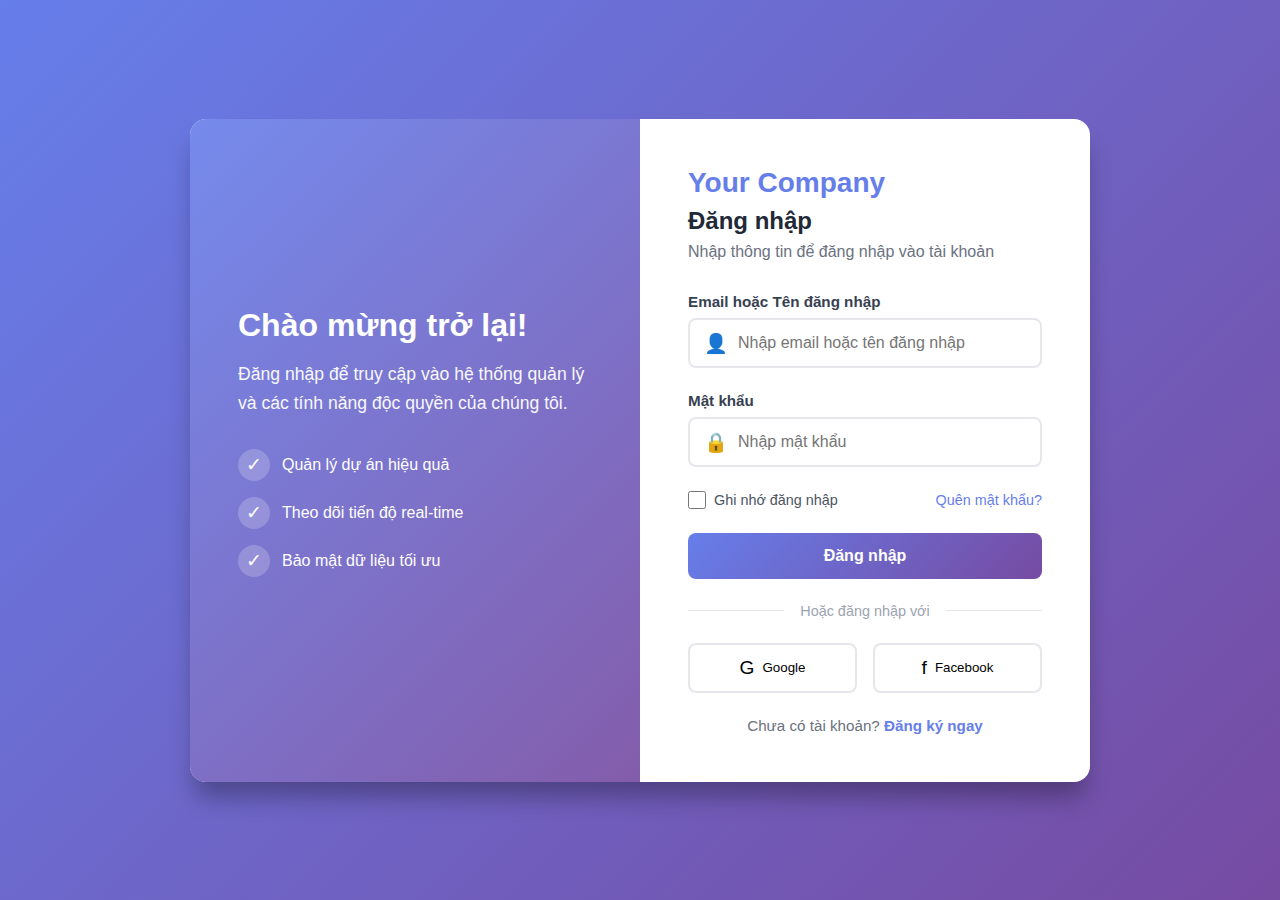
<file: login.html>
<!DOCTYPE html>
<html lang="vi">
<head>
    <meta charset="UTF-8">
    <meta name="viewport" content="width=device-width, initial-scale=1.0">
    <title>Đăng nhập - Your Company</title>
    <link rel="stylesheet" href="login.css">
</head>
<body>
    <div class="login-container">
        <!-- Left Side - Image & Info -->
        <div class="login-image">
            <h2>Chào mừng trở lại!</h2>
            <p>Đăng nhập để truy cập vào hệ thống quản lý và các tính năng độc quyền của chúng tôi.</p>
            
            <div class="features">
                <div class="feature-item">
                    <div class="icon">✓</div>
                    <span>Quản lý dự án hiệu quả</span>
                </div>
                <div class="feature-item">
                    <div class="icon">✓</div>
                    <span>Theo dõi tiến độ real-time</span>
                </div>
                <div class="feature-item">
                    <div class="icon">✓</div>
                    <span>Bảo mật dữ liệu tối ưu</span>
                </div>
            </div>
        </div>

        <!-- Right Side - Login Form -->
        <div class="login-form-container">
            <div class="logo">Your Company</div>
            <h3>Đăng nhập</h3>
            <p class="subtitle">Nhập thông tin để đăng nhập vào tài khoản</p>

            <div class="error-message" id="errorMessage">
                Tên đăng nhập hoặc mật khẩu không đúng!
            </div>

            <form id="loginForm" onsubmit="handleLogin(event)">
                <div class="form-group">
                    <label for="email">Email hoặc Tên đăng nhập</label>
                    <div class="input-wrapper">
                        <span class="icon">👤</span>
                        <input 
                            type="text" 
                            id="email" 
                            name="email" 
                            placeholder="Nhập email hoặc tên đăng nhập"
                            required
                        >
                    </div>
                </div>

                <div class="form-group">
                    <label for="password">Mật khẩu</label>
                    <div class="input-wrapper">
                        <span class="icon">🔒</span>
                        <input 
                            type="password" 
                            id="password" 
                            name="password" 
                            placeholder="Nhập mật khẩu"
                            required
                        >
                    </div>
                </div>

                <div class="form-options">
                    <div class="remember-me">
                        <input type="checkbox" id="remember" name="remember">
                        <label for="remember">Ghi nhớ đăng nhập</label>
                    </div>
                    <a href="#" class="forgot-password" onclick="handleForgotPassword(event)">Quên mật khẩu?</a>
                </div>

                <button type="submit" class="btn-login">Đăng nhập</button>
            </form>

            <div class="divider">Hoặc đăng nhập với</div>

            <div class="social-login">
                <button class="social-btn" onclick="handleSocialLogin('google')">
                    <span class="icon">G</span>
                    <span>Google</span>
                </button>
                <button class="social-btn" onclick="handleSocialLogin('facebook')">
                    <span class="icon">f</span>
                    <span>Facebook</span>
                </button>
            </div>

            <div class="signup-link">
                Chưa có tài khoản? <a href="#" onclick="handleSignup(event)">Đăng ký ngay</a>
            </div>
        </div>
    </div>

    <script src="login.js"></script>
</body>
</html>
</file>
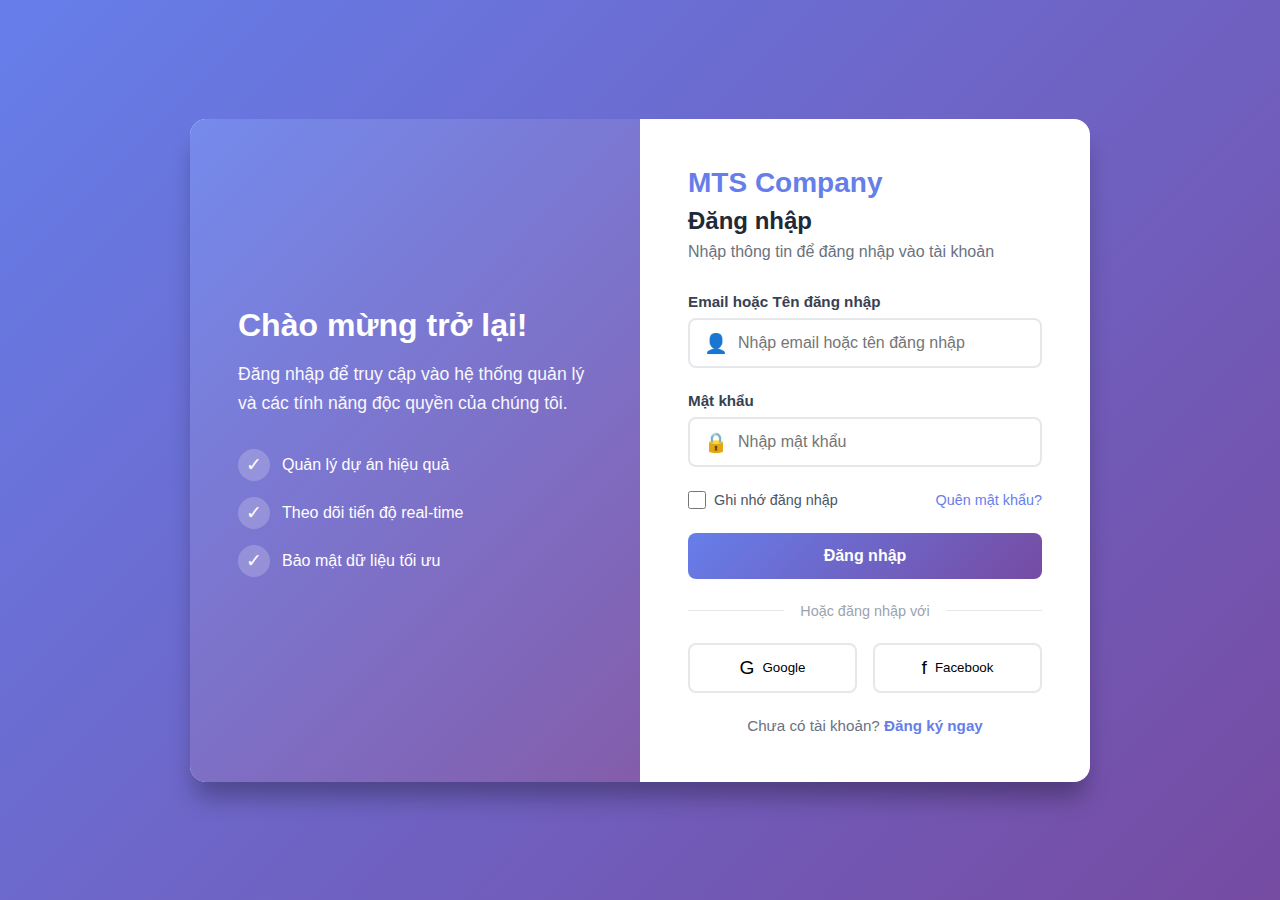
<file: Login/login.html>
<!DOCTYPE html>
<html lang="vi">

<head>
    <meta charset="UTF-8">
    <meta name="viewport" content="width=device-width, initial-scale=1.0">
    <title>Đăng nhập - MTS Company</title>
    <link rel="stylesheet" href="login.css">
</head>

<body>
    <div class="login-container">
        <!-- Left Side - Image & Info -->
        <div class="login-image">
            <h2>Chào mừng trở lại!</h2>
            <p>Đăng nhập để truy cập vào hệ thống quản lý và các tính năng độc quyền của chúng tôi.</p>

            <div class="features">
                <div class="feature-item">
                    <div class="icon">✓</div>
                    <span>Quản lý dự án hiệu quả</span>
                </div>
                <div class="feature-item">
                    <div class="icon">✓</div>
                    <span>Theo dõi tiến độ real-time</span>
                </div>
                <div class="feature-item">
                    <div class="icon">✓</div>
                    <span>Bảo mật dữ liệu tối ưu</span>
                </div>
            </div>
        </div>

        <!-- Right Side - Login Form -->
        <div class="login-form-container">
            <div class="logo">MTS Company</div>
            <h3>Đăng nhập</h3>
            <p class="subtitle">Nhập thông tin để đăng nhập vào tài khoản</p>

            <div class="error-message" id="errorMessage">
                Tên đăng nhập hoặc mật khẩu không đúng!
            </div>

            <form id="loginForm" onsubmit="handleLogin(event)">
                <div class="form-group">
                    <label for="email">Email hoặc Tên đăng nhập</label>
                    <div class="input-wrapper">
                        <span class="icon">👤</span>
                        <input type="text" id="email" name="email" placeholder="Nhập email hoặc tên đăng nhập" required>
                    </div>
                </div>

                <div class="form-group">
                    <label for="password">Mật khẩu</label>
                    <div class="input-wrapper">
                        <span class="icon">🔒</span>
                        <input type="password" id="password" name="password" placeholder="Nhập mật khẩu" required>
                    </div>
                </div>

                <div class="form-options">
                    <div class="remember-me">
                        <input type="checkbox" id="remember" name="remember">
                        <label for="remember">Ghi nhớ đăng nhập</label>
                    </div>
                    <a href="#" class="forgot-password" onclick="handleForgotPassword(event)">Quên mật khẩu?</a>
                </div>

                <button type="submit" class="btn-login">Đăng nhập</button>
            </form>

            <div class="divider">Hoặc đăng nhập với</div>

            <div class="social-login">
                <button class="social-btn" onclick="handleSocialLogin('google')">
                    <span class="icon">G</span>
                    <span>Google</span>
                </button>
                <button class="social-btn" onclick="handleSocialLogin('facebook')">
                    <span class="icon">f</span>
                    <span>Facebook</span>
                </button>
            </div>

            <div class="signup-link">
                Chưa có tài khoản? <a href="#" onclick="handleRegister(event)">Đăng ký ngay</a>
            </div>
        </div>
    </div>
<script type="module" src="./login.js"></script>
</body>

</html>
</file>
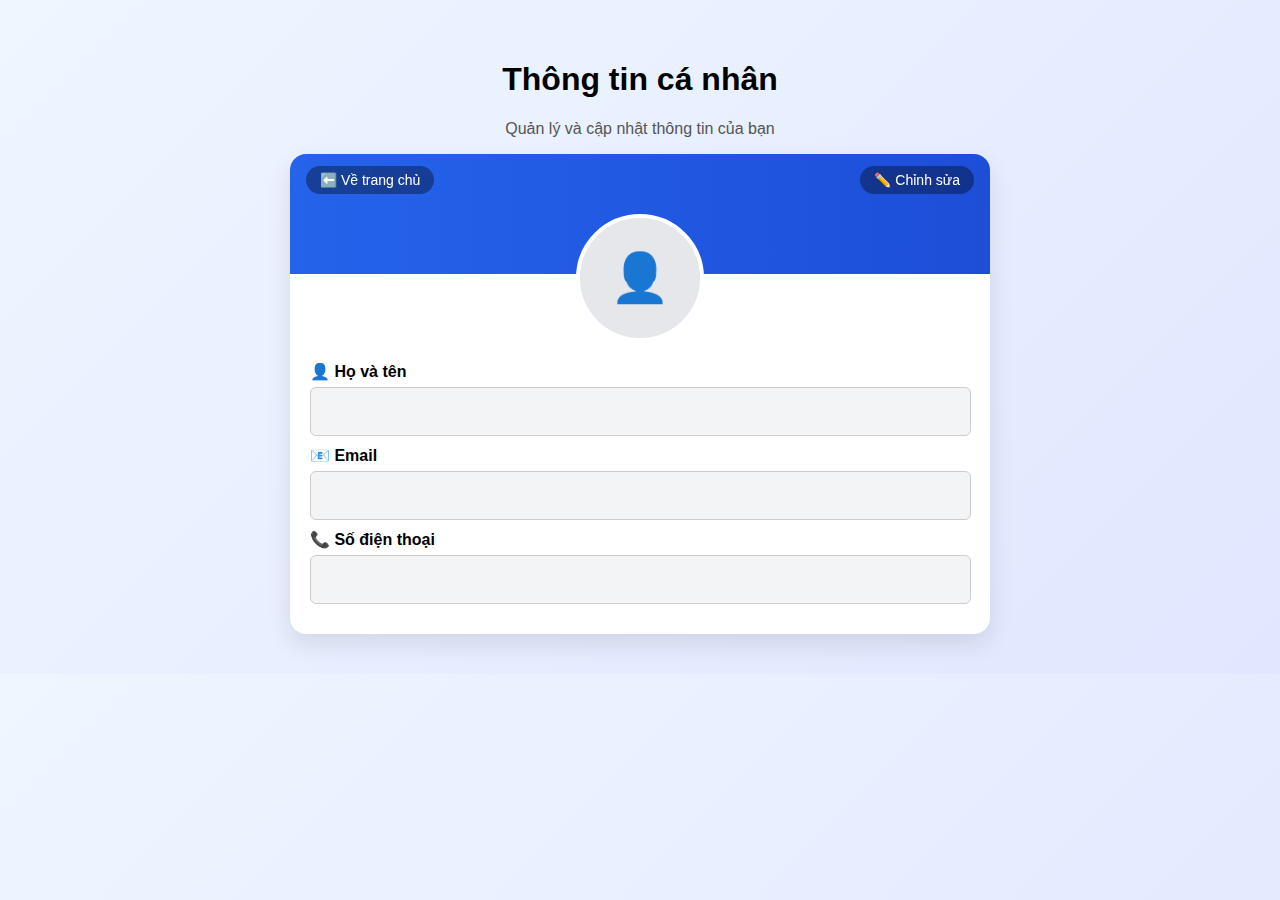
<file: Profile/user-profile.html>
<!DOCTYPE html>
<html lang="vi">
<head>
    <meta charset="UTF-8" />
    <title>Thông tin cá nhân</title>
    <link rel="stylesheet" href="user-profile.css" />
</head>
<body>

<div class="page">
    <h1>Thông tin cá nhân</h1>
    <p class="subtitle">Quản lý và cập nhật thông tin của bạn</p>

    <div class="card">
        <div class="cover">
            <div class="cover-actions">
                <button id="backHomeBtn" class="cover-btn back-btn">
                    ⬅️ Về trang chủ
                </button>
                <button id="editBtn" class="cover-btn edit-btn">
                    ✏️ Chỉnh sửa
                </button>
            </div>
        </div>

        <!-- Avatar -->
        <div class="avatar-wrapper">
            <div class="avatar" id="avatar">
                👤
            </div>
            <button id="uploadBtn" class="avatar-btn">📷</button>
            <input type="file" id="fileInput" accept="image/*" hidden />
        </div>

        
        <div id="editActions" class="edit-actions hidden">
            <button id="cancelBtn">❌ Hủy</button>
            <button id="saveBtn">💾 Lưu</button>
        </div>


        <!-- Form -->
        <div class="form">
            <div class="field">
                <label>👤 Họ và tên</label>
                <input id="name" disabled />
                <small class="error" id="error-name"></small>
            </div>

            <div class="field">
                <label>📧 Email</label>
                <input id="email" disabled />
                <small class="error" id="error-email"></small>
            </div>

            <div class="field">
                <label>📞 Số điện thoại</label>
                <input id="phone" disabled />
                <small class="error" id="error-phone"></small>
            </div>
        </div>
    </div>
</div>

<script src="user-profile.js"></script>
</body>
</html>
</file>
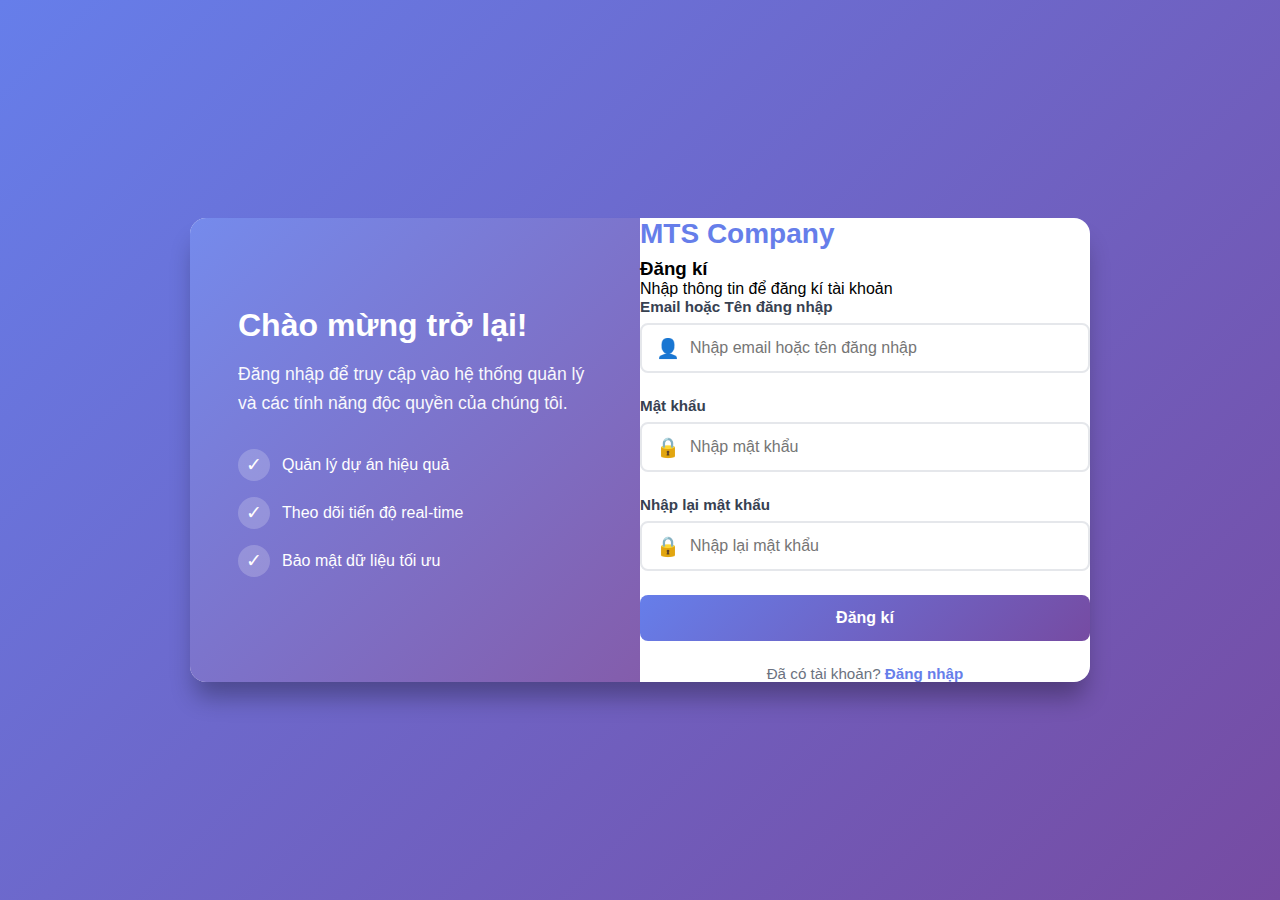
<file: Register/register.html>
<!DOCTYPE html>
<html lang="vi">
<head>
    <meta charset="UTF-8">
    <meta name="viewport" content="width=device-width, initial-scale=1.0">
    <title>Đăng kí - MTS Company</title>
    <link rel="stylesheet" href="register.css">
</head>
<body>
    <div class="login-container">
        <!-- Left Side - Image & Info -->
        <div class="login-image">
            <h2>Chào mừng trở lại!</h2>
            <p>Đăng nhập để truy cập vào hệ thống quản lý và các tính năng độc quyền của chúng tôi.</p>
            
            <div class="features">
                <div class="feature-item">
                    <div class="icon">✓</div>
                    <span>Quản lý dự án hiệu quả</span>
                </div>
                <div class="feature-item">
                    <div class="icon">✓</div>
                    <span>Theo dõi tiến độ real-time</span>
                </div>
                <div class="feature-item">
                    <div class="icon">✓</div>
                    <span>Bảo mật dữ liệu tối ưu</span>
                </div>
            </div>
        </div>

        <!-- Right Side - Login Form -->
        <div class="login-form-container">
            <div class="logo">MTS Company</div>
            <h3>Đăng kí</h3>
            <p class="subtitle">Nhập thông tin để đăng kí tài khoản</p>

            <div class="error-message" id="errorMessage">
                Tên đăng nhập hoặc mật khẩu không đúng!
            </div>

            <form id="loginForm" onsubmit="handleLogin(event)">
                <div class="form-group">
                    <label for="email">Email hoặc Tên đăng nhập</label>
                    <div class="input-wrapper">
                        <span class="icon">👤</span>
                        <input 
                            type="text" 
                            id="email" 
                            name="email" 
                            placeholder="Nhập email hoặc tên đăng nhập"
                            required
                        >
                    </div>
                </div>

                <div class="form-group">
                    <label for="password">Mật khẩu</label>
                    <div class="input-wrapper">
                        <span class="icon">🔒</span>
                        <input 
                            type="password" 
                            id="password" 
                            name="password" 
                            placeholder="Nhập mật khẩu"
                            required
                        >
                    </div>
                </div>
                <div class="form-group">
                    <label for="password">Nhập lại mật khẩu</label>
                    <div class="input-wrapper">
                        <span class="icon">🔒</span>
                        <input 
                            type="Re_password" 
                            id="Re_password" 
                            name="Re_password" 
                            placeholder="Nhập lại mật khẩu"
                            required
                        >
                    </div>
                </div>

                <button type="submit" class="btn-register">Đăng kí</button>
            </form>
            <div class="signup-link">
                Đã có tài khoản? <a href="#" onclick="handleSignup(event)">Đăng nhập</a>
            </div>
        </div>
    </div>

    <script src="register.js"></script>
</body>
</html>
</file>
<file: login.css>
* {
            margin: 0;
            padding: 0;
            box-sizing: border-box;
        }

        body {
            font-family: -apple-system, BlinkMacSystemFont, 'Segoe UI', Roboto, Oxygen, Ubuntu, Cantarell, sans-serif;
            background: linear-gradient(135deg, #667eea 0%, #764ba2 100%);
            min-height: 100vh;
            display: flex;
            align-items: center;
            justify-content: center;
            padding: 20px;
        }

        .login-container {
            background: white;
            border-radius: 1rem;
            box-shadow: 0 20px 25px -5px rgba(0, 0, 0, 0.3);
            overflow: hidden;
            max-width: 900px;
            width: 100%;
            display: grid;
            grid-template-columns: 1fr 1fr;
        }

        .login-image {
            background: linear-gradient(135deg, rgba(102, 126, 234, 0.9) 0%, rgba(118, 75, 162, 0.9) 100%),
                        url('https://images.unsplash.com/photo-1497366216548-37526070297c?w=600&q=80');
            background-size: cover;
            background-position: center;
            padding: 3rem;
            color: white;
            display: flex;
            flex-direction: column;
            justify-content: center;
        }

        .login-image h2 {
            font-size: 2rem;
            margin-bottom: 1rem;
        }

        .login-image p {
            font-size: 1.1rem;
            line-height: 1.6;
            opacity: 0.95;
        }

        .login-image .features {
            margin-top: 2rem;
        }

        .feature-item {
            display: flex;
            align-items: center;
            gap: 0.75rem;
            margin-bottom: 1rem;
        }

        .feature-item .icon {
            width: 2rem;
            height: 2rem;
            background: rgba(255, 255, 255, 0.2);
            border-radius: 50%;
            display: flex;
            align-items: center;
            justify-content: center;
            font-size: 1.2rem;
        }

        .login-form-container {
            padding: 3rem;
            display: flex;
            flex-direction: column;
            justify-content: center;
        }

        .logo {
            font-size: 1.75rem;
            font-weight: bold;
            color: #667eea;
            margin-bottom: 0.5rem;
        }

        .login-form-container h3 {
            font-size: 1.5rem;
            color: #1f2937;
            margin-bottom: 0.5rem;
        }

        .login-form-container .subtitle {
            color: #6b7280;
            margin-bottom: 2rem;
        }

        .form-group {
            margin-bottom: 1.5rem;
        }

        .form-group label {
            display: block;
            font-weight: 600;
            color: #374151;
            margin-bottom: 0.5rem;
            font-size: 0.95rem;
        }

        .input-wrapper {
            position: relative;
        }

        .input-wrapper .icon {
            position: absolute;
            left: 1rem;
            top: 50%;
            transform: translateY(-50%);
            color: #9ca3af;
            font-size: 1.2rem;
        }

        .form-group input {
            width: 100%;
            padding: 0.875rem 1rem 0.875rem 3rem;
            border: 2px solid #e5e7eb;
            border-radius: 0.5rem;
            font-size: 1rem;
            transition: all 0.3s;
        }

        .form-group input:focus {
            outline: none;
            border-color: #667eea;
            box-shadow: 0 0 0 3px rgba(102, 126, 234, 0.1);
        }

        .form-options {
            display: flex;
            justify-content: space-between;
            align-items: center;
            margin-bottom: 1.5rem;
        }

        .remember-me {
            display: flex;
            align-items: center;
            gap: 0.5rem;
        }

        .remember-me input[type="checkbox"] {
            width: 1.125rem;
            height: 1.125rem;
            cursor: pointer;
        }

        .remember-me label {
            font-size: 0.9rem;
            color: #4b5563;
            cursor: pointer;
        }

        .forgot-password {
            color: #667eea;
            text-decoration: none;
            font-size: 0.9rem;
            font-weight: 500;
            transition: color 0.3s;
        }

        .forgot-password:hover {
            color: #5568d3;
        }

        .btn-login {
            width: 100%;
            padding: 0.875rem;
            background: linear-gradient(135deg, #667eea 0%, #764ba2 100%);
            color: white;
            border: none;
            border-radius: 0.5rem;
            font-size: 1rem;
            font-weight: 600;
            cursor: pointer;
            transition: transform 0.2s, box-shadow 0.2s;
        }

        .btn-login:hover {
            transform: translateY(-2px);
            box-shadow: 0 10px 20px rgba(102, 126, 234, 0.3);
        }

        .btn-login:active {
            transform: translateY(0);
        }

        .divider {
            display: flex;
            align-items: center;
            margin: 1.5rem 0;
            color: #9ca3af;
            font-size: 0.9rem;
        }

        .divider::before,
        .divider::after {
            content: '';
            flex: 1;
            height: 1px;
            background: #e5e7eb;
        }

        .divider::before {
            margin-right: 1rem;
        }

        .divider::after {
            margin-left: 1rem;
        }

        .social-login {
            display: grid;
            grid-template-columns: 1fr 1fr;
            gap: 1rem;
        }

        .social-btn {
            padding: 0.75rem;
            border: 2px solid #e5e7eb;
            background: white;
            border-radius: 0.5rem;
            cursor: pointer;
            display: flex;
            align-items: center;
            justify-content: center;
            gap: 0.5rem;
            font-weight: 500;
            transition: all 0.3s;
        }

        .social-btn:hover {
            border-color: #667eea;
            background: #f9fafb;
        }

        .social-btn .icon {
            font-size: 1.2rem;
        }

        .signup-link {
            text-align: center;
            margin-top: 1.5rem;
            color: #6b7280;
            font-size: 0.95rem;
        }

        .signup-link a {
            color: #667eea;
            text-decoration: none;
            font-weight: 600;
            transition: color 0.3s;
        }

        .signup-link a:hover {
            color: #5568d3;
        }

        .error-message {
            background: #fee2e2;
            color: #991b1b;
            padding: 0.75rem;
            border-radius: 0.5rem;
            margin-bottom: 1rem;
            font-size: 0.9rem;
            display: none;
        }

        .error-message.show {
            display: block;
        }

        /* Responsive */
        @media (max-width: 768px) {
            .login-container {
                grid-template-columns: 1fr;
            }

            .login-image {
                display: none;
            }

            .login-form-container {
                padding: 2rem;
            }

            .social-login {
                grid-template-columns: 1fr;
            }
        }

        @media (max-width: 480px) {
            .login-form-container {
                padding: 1.5rem;
            }

            .login-image h2 {
                font-size: 1.5rem;
            }
        }
</file>
<file: Login/login.css>
* {
            margin: 0;
            padding: 0;
            box-sizing: border-box;
        }

        body {
            font-family: -apple-system, BlinkMacSystemFont, 'Segoe UI', Roboto, Oxygen, Ubuntu, Cantarell, sans-serif;
            background: linear-gradient(135deg, #667eea 0%, #764ba2 100%);
            min-height: 100vh;
            display: flex;
            align-items: center;
            justify-content: center;
            padding: 20px;
        }

        .login-container {
            background: white;
            border-radius: 1rem;
            box-shadow: 0 20px 25px -5px rgba(0, 0, 0, 0.3);
            overflow: hidden;
            max-width: 900px;
            width: 100%;
            display: grid;
            grid-template-columns: 1fr 1fr;
        }

        .login-image {
            background: linear-gradient(135deg, rgba(102, 126, 234, 0.9) 0%, rgba(118, 75, 162, 0.9) 100%),
                        url('https://images.unsplash.com/photo-1497366216548-37526070297c?w=600&q=80');
            background-size: cover;
            background-position: center;
            padding: 3rem;
            color: white;
            display: flex;
            flex-direction: column;
            justify-content: center;
        }

        .login-image h2 {
            font-size: 2rem;
            margin-bottom: 1rem;
        }

        .login-image p {
            font-size: 1.1rem;
            line-height: 1.6;
            opacity: 0.95;
        }

        .login-image .features {
            margin-top: 2rem;
        }

        .feature-item {
            display: flex;
            align-items: center;
            gap: 0.75rem;
            margin-bottom: 1rem;
        }

        .feature-item .icon {
            width: 2rem;
            height: 2rem;
            background: rgba(255, 255, 255, 0.2);
            border-radius: 50%;
            display: flex;
            align-items: center;
            justify-content: center;
            font-size: 1.2rem;
        }

        .login-form-container {
            padding: 3rem;
            display: flex;
            flex-direction: column;
            justify-content: center;
        }

        .logo {
            font-size: 1.75rem;
            font-weight: bold;
            color: #667eea;
            margin-bottom: 0.5rem;
        }

        .login-form-container h3 {
            font-size: 1.5rem;
            color: #1f2937;
            margin-bottom: 0.5rem;
        }

        .login-form-container .subtitle {
            color: #6b7280;
            margin-bottom: 2rem;
        }

        .form-group {
            margin-bottom: 1.5rem;
        }

        .form-group label {
            display: block;
            font-weight: 600;
            color: #374151;
            margin-bottom: 0.5rem;
            font-size: 0.95rem;
        }

        .input-wrapper {
            position: relative;
        }

        .input-wrapper .icon {
            position: absolute;
            left: 1rem;
            top: 50%;
            transform: translateY(-50%);
            color: #9ca3af;
            font-size: 1.2rem;
        }

        .form-group input {
            width: 100%;
            padding: 0.875rem 1rem 0.875rem 3rem;
            border: 2px solid #e5e7eb;
            border-radius: 0.5rem;
            font-size: 1rem;
            transition: all 0.3s;
        }

        .form-group input:focus {
            outline: none;
            border-color: #667eea;
            box-shadow: 0 0 0 3px rgba(102, 126, 234, 0.1);
        }

        .form-options {
            display: flex;
            justify-content: space-between;
            align-items: center;
            margin-bottom: 1.5rem;
        }

        .remember-me {
            display: flex;
            align-items: center;
            gap: 0.5rem;
        }

        .remember-me input[type="checkbox"] {
            width: 1.125rem;
            height: 1.125rem;
            cursor: pointer;
        }

        .remember-me label {
            font-size: 0.9rem;
            color: #4b5563;
            cursor: pointer;
        }

        .forgot-password {
            color: #667eea;
            text-decoration: none;
            font-size: 0.9rem;
            font-weight: 500;
            transition: color 0.3s;
        }

        .forgot-password:hover {
            color: #5568d3;
        }

        .btn-login {
            width: 100%;
            padding: 0.875rem;
            background: linear-gradient(135deg, #667eea 0%, #764ba2 100%);
            color: white;
            border: none;
            border-radius: 0.5rem;
            font-size: 1rem;
            font-weight: 600;
            cursor: pointer;
            transition: transform 0.2s, box-shadow 0.2s;
        }

        .btn-login:hover {
            transform: translateY(-2px);
            box-shadow: 0 10px 20px rgba(102, 126, 234, 0.3);
        }

        .btn-login:active {
            transform: translateY(0);
        }

        .divider {
            display: flex;
            align-items: center;
            margin: 1.5rem 0;
            color: #9ca3af;
            font-size: 0.9rem;
        }

        .divider::before,
        .divider::after {
            content: '';
            flex: 1;
            height: 1px;
            background: #e5e7eb;
        }

        .divider::before {
            margin-right: 1rem;
        }

        .divider::after {
            margin-left: 1rem;
        }

        .social-login {
            display: grid;
            grid-template-columns: 1fr 1fr;
            gap: 1rem;
        }

        .social-btn {
            padding: 0.75rem;
            border: 2px solid #e5e7eb;
            background: white;
            border-radius: 0.5rem;
            cursor: pointer;
            display: flex;
            align-items: center;
            justify-content: center;
            gap: 0.5rem;
            font-weight: 500;
            transition: all 0.3s;
        }

        .social-btn:hover {
            border-color: #667eea;
            background: #f9fafb;
        }

        .social-btn .icon {
            font-size: 1.2rem;
        }

        .signup-link {
            text-align: center;
            margin-top: 1.5rem;
            color: #6b7280;
            font-size: 0.95rem;
        }

        .signup-link a {
            color: #667eea;
            text-decoration: none;
            font-weight: 600;
            transition: color 0.3s;
        }

        .signup-link a:hover {
            color: #5568d3;
        }

        .error-message {
            background: #fee2e2;
            color: #991b1b;
            padding: 0.75rem;
            border-radius: 0.5rem;
            margin-bottom: 1rem;
            font-size: 0.9rem;
            display: none;
        }

        .error-message.show {
            display: block;
        }

        /* Responsive */
        @media (max-width: 768px) {
            .login-container {
                grid-template-columns: 1fr;
            }

            .login-image {
                display: none;
            }

            .login-form-container {
                padding: 2rem;
            }

            .social-login {
                grid-template-columns: 1fr;
            }
        }

        @media (max-width: 480px) {
            .login-form-container {
                padding: 1.5rem;
            }

            .login-image h2 {
                font-size: 1.5rem;
            }
        }
</file>
<file: Profile/user-profile.css>
body {
    font-family: Arial, sans-serif;
    background: linear-gradient(135deg, #eff6ff, #e0e7ff);
    margin: 0;
    padding: 40px;
}

.page {
    max-width: 700px;
    margin: auto;
    text-align: center;
}

.subtitle {
    color: #555;
}

.card {
    background: white;
    border-radius: 16px;
    overflow: hidden;
    box-shadow: 0 10px 25px rgba(0,0,0,0.1);
}

/* ================= COVER ================= */

.cover {
    height: 120px;
    background: linear-gradient(90deg, #2563eb, #1d4ed8);
    position: relative;
}

/* Container cho 2 nút trên cover */
.cover-actions {
    position: absolute;
    top: 12px;
    left: 16px;
    right: 16px;

    display: flex;
    justify-content: space-between;
    align-items: center;
}

/* Nút dùng chung */
.cover-btn {
    padding: 6px 14px;
    border-radius: 999px;
    border: none;
    font-size: 14px;
    cursor: pointer;
    color: white;
    background: rgba(0,0,0,0.35);
    backdrop-filter: blur(4px);
}

.cover-btn:hover {
    background: rgba(0,0,0,0.55);
}

/* ================= AVATAR ================= */

.avatar-wrapper {
    position: relative;
    margin-top: -60px;
}

.avatar {
    width: 120px;
    height: 120px;
    background: #e5e7eb;
    border-radius: 50%;
    margin: auto;
    font-size: 48px;

    display: flex;
    align-items: center;
    justify-content: center;

    border: 4px solid white;
    overflow: hidden;
}

/* Ảnh avatar KHÔNG TRÀN */
.avatar img {
    width: 100%;
    height: 100%;
    object-fit: cover;
}

/* Nút upload ảnh */
.avatar-btn {
    position: absolute;
    right: calc(50% - 60px);
    bottom: 0;

    background: #2563eb;
    color: white;
    border: none;
    border-radius: 50%;

    width: 36px;
    height: 36px;
    cursor: pointer;
    display: none;
}

/* ================= EDIT ACTIONS ================= */

.edit-actions {
    display: flex;
    justify-content: center;
    gap: 12px;
    margin-top: 12px;
}

.edit-actions button {
    padding: 8px 16px;
    border-radius: 6px;
    border: none;
    cursor: pointer;
}

#saveBtn {
    background: #2563eb;
    color: white;
}

#cancelBtn {
    background: #e5e7eb;
}

/* ================= FORM ================= */

.form {
    padding: 20px;
}

.field {
    text-align: left;
    margin-bottom: 10px;
}

.field label {
    font-weight: bold;
    display: block;
    margin-bottom: 6px;
}

.field input {
    width: 95%;
    padding: 16px;
    border-radius: 6px;
    border: 1px solid #ccc;
}

.field input:disabled {
    background: #f3f4f6;
}

.error {
    color: red;
    font-size: 12px;
}

/* ================= UTILS ================= */

.hidden {
    display: none;
}
</file>
<file: Register/register.css>
* {
    margin: 0;
    padding: 0;
    box-sizing: border-box;
}

body {
    font-family: -apple-system, BlinkMacSystemFont, 'Segoe UI', Roboto, Oxygen, Ubuntu, Cantarell, sans-serif;
    background: linear-gradient(135deg, #667eea 0%, #764ba2 100%);
    min-height: 100vh;
    display: flex;
    align-items: center;
    justify-content: center;
    padding: 20px;
}

.login-container {
    background: white;
    border-radius: 1rem;
    box-shadow: 0 20px 25px -5px rgba(0, 0, 0, 0.3);
    overflow: hidden;
    max-width: 900px;
    width: 100%;
    display: grid;
    grid-template-columns: 1fr 1fr;
}

.login-image {
    background: linear-gradient(135deg, rgba(102, 126, 234, 0.9) 0%, rgba(118, 75, 162, 0.9) 100%),
        url('https://images.unsplash.com/photo-1497366216548-37526070297c?w=600&q=80');
    background-size: cover;
    background-position: center;
    padding: 3rem;
    color: white;
    display: flex;
    flex-direction: column;
    justify-content: center;
}

.login-image h2 {
    font-size: 2rem;
    margin-bottom: 1rem;
}

.login-image p {
    font-size: 1.1rem;
    line-height: 1.6;
    opacity: 0.95;
}

.login-image .features {
    margin-top: 2rem;
}

.feature-item {
    display: flex;
    align-items: center;
    gap: 0.75rem;
    margin-bottom: 1rem;
}

.feature-item .icon {
    width: 2rem;
    height: 2rem;
    background: rgba(255, 255, 255, 0.2);
    border-radius: 50%;
    display: flex;
    align-items: center;
    justify-content: center;
    font-size: 1.2rem;
}

.register-form-container {
    padding: 3rem;
    display: flex;
    flex-direction: column;
    justify-content: center;
}

.logo {
    font-size: 1.75rem;
    font-weight: bold;
    color: #667eea;
    margin-bottom: 0.5rem;
}

.register-form-container h3 {
    font-size: 1.5rem;
    color: #1f2937;
    margin-bottom: 0.5rem;
}

.register-form-container .subtitle {
    color: #6b7280;
    margin-bottom: 2rem;
}

.form-group {
    margin-bottom: 1.5rem;
}

.form-group label {
    display: block;
    font-weight: 600;
    color: #374151;
    margin-bottom: 0.5rem;
    font-size: 0.95rem;
}

.input-wrapper {
    position: relative;
}

.input-wrapper .icon {
    position: absolute;
    left: 1rem;
    top: 50%;
    transform: translateY(-50%);
    color: #9ca3af;
    font-size: 1.2rem;
}

.form-group input {
    width: 100%;
    padding: 0.875rem 1rem 0.875rem 3rem;
    border: 2px solid #e5e7eb;
    border-radius: 0.5rem;
    font-size: 1rem;
    transition: all 0.3s;
}

.form-group input:focus {
    outline: none;
    border-color: #667eea;
    box-shadow: 0 0 0 3px rgba(102, 126, 234, 0.1);
}

.form-options {
    display: flex;
    justify-content: space-between;
    align-items: center;
    margin-bottom: 1.5rem;
}

.remember-me {
    display: flex;
    align-items: center;
    gap: 0.5rem;
}

.remember-me input[type="checkbox"] {
    width: 1.125rem;
    height: 1.125rem;
    cursor: pointer;
}

.remember-me label {
    font-size: 0.9rem;
    color: #4b5563;
    cursor: pointer;
}

.forgot-password {
    color: #667eea;
    text-decoration: none;
    font-size: 0.9rem;
    font-weight: 500;
    transition: color 0.3s;
}

.forgot-password:hover {
    color: #5568d3;
}

.btn-register {
    width: 100%;
    padding: 0.875rem;
    background: linear-gradient(135deg, #667eea 0%, #764ba2 100%);
    color: white;
    border: none;
    border-radius: 0.5rem;
    font-size: 1rem;
    font-weight: 600;
    cursor: pointer;
    transition: transform 0.2s, box-shadow 0.2s;
}

.btn-register:hover {
    transform: translateY(-2px);
    box-shadow: 0 10px 20px rgba(102, 126, 234, 0.3);
}

.btn-register:active {
    transform: translateY(0);
}

.divider {
    display: flex;
    align-items: center;
    margin: 1.5rem 0;
    color: #9ca3af;
    font-size: 0.9rem;
}

.divider::before,
.divider::after {
    content: '';
    flex: 1;
    height: 1px;
    background: #e5e7eb;
}

.divider::before {
    margin-right: 1rem;
}

.divider::after {
    margin-left: 1rem;
}

.social-login {
    display: grid;
    grid-template-columns: 1fr 1fr;
    gap: 1rem;
}

.social-btn {
    padding: 0.75rem;
    border: 2px solid #e5e7eb;
    background: white;
    border-radius: 0.5rem;
    cursor: pointer;
    display: flex;
    align-items: center;
    justify-content: center;
    gap: 0.5rem;
    font-weight: 500;
    transition: all 0.3s;
}

.social-btn:hover {
    border-color: #667eea;
    background: #f9fafb;
}

.social-btn .icon {
    font-size: 1.2rem;
}

.signup-link {
    text-align: center;
    margin-top: 1.5rem;
    color: #6b7280;
    font-size: 0.95rem;
}

.signup-link a {
    color: #667eea;
    text-decoration: none;
    font-weight: 600;
    transition: color 0.3s;
}

.signup-link a:hover {
    color: #5568d3;
}

.error-message {
    background: #fee2e2;
    color: #991b1b;
    padding: 0.75rem;
    border-radius: 0.5rem;
    margin-bottom: 1rem;
    font-size: 0.9rem;
    display: none;
}

.error-message.show {
    display: block;
}

/* Responsive */
@media (max-width: 768px) {
    .login-container {
        grid-template-columns: 1fr;
    }

    .login-image {
        display: none;
    }

    .register-form-container {
        padding: 2rem;
    }

    .social-login {
        grid-template-columns: 1fr;
    }
}

@media (max-width: 480px) {
    .register-form-container {
        padding: 1.5rem;
    }

    .login-image h2 {
        font-size: 1.5rem;
    }
}
</file>
